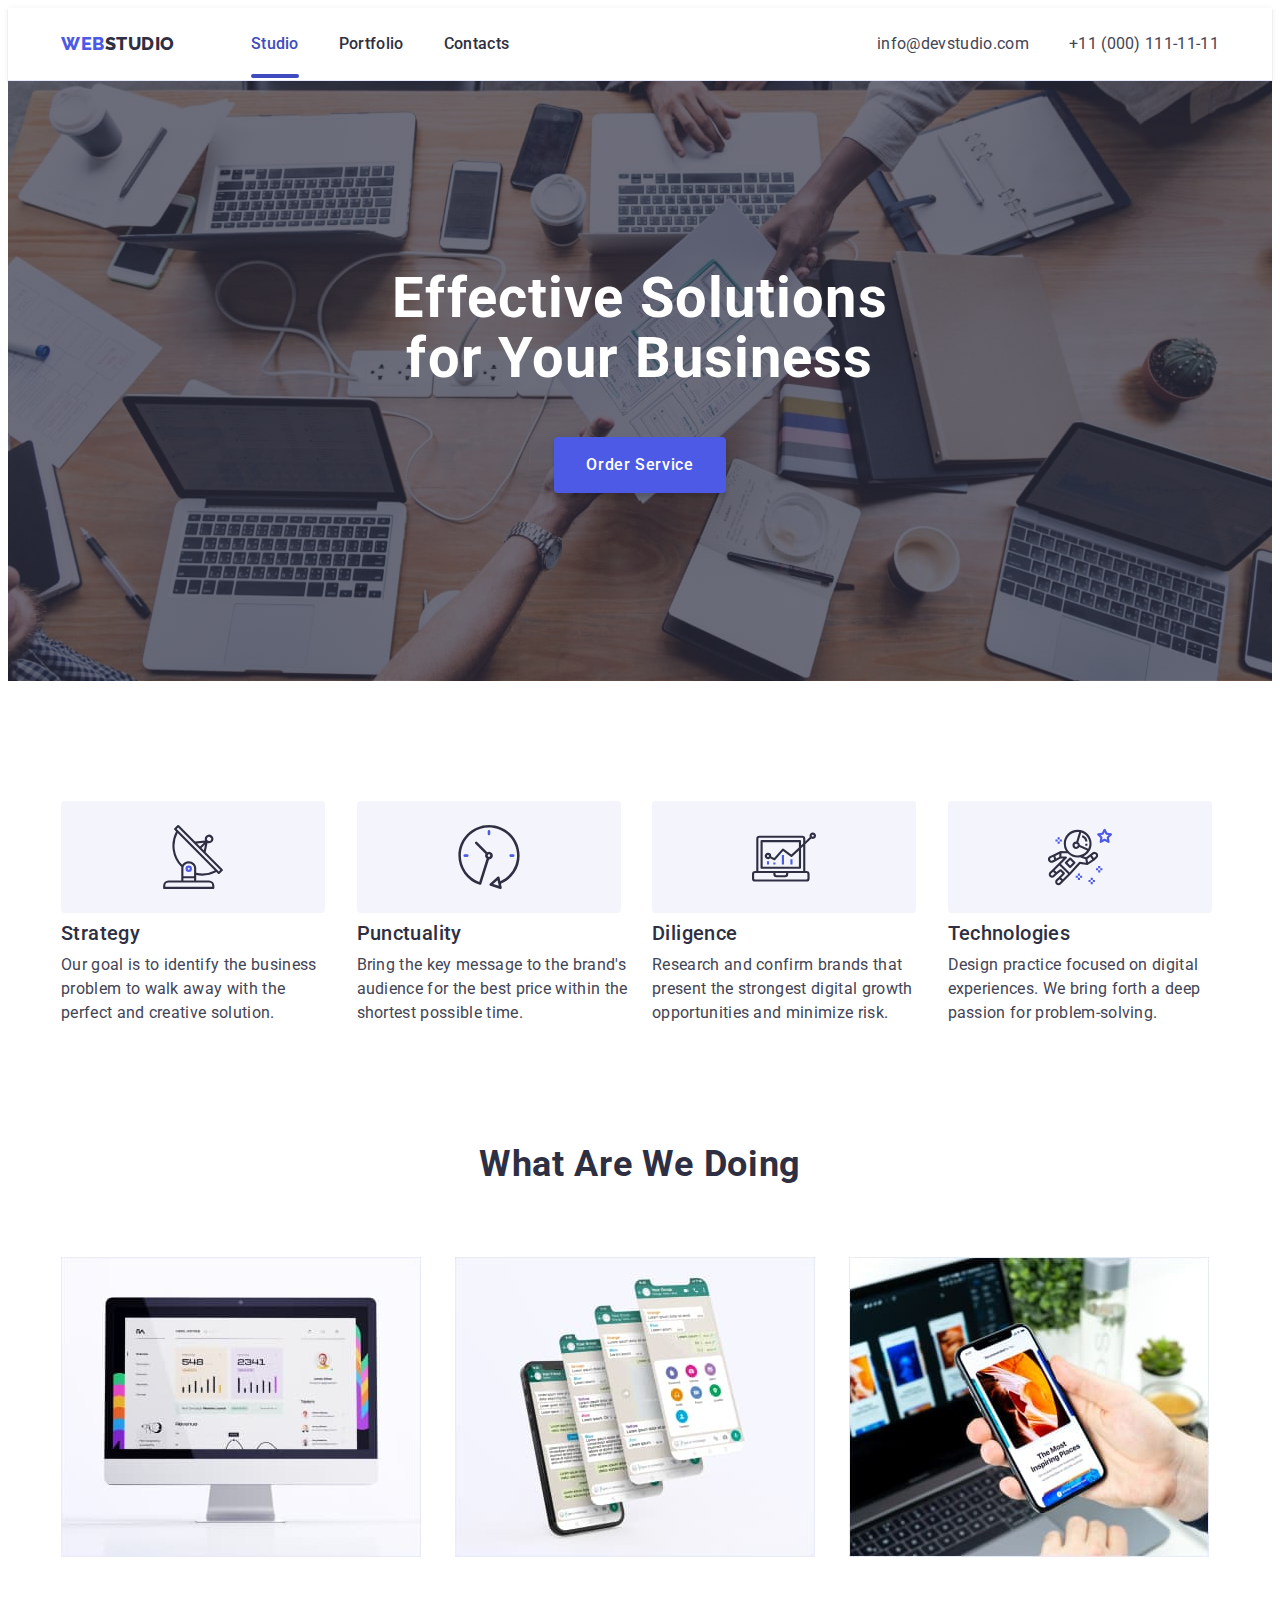
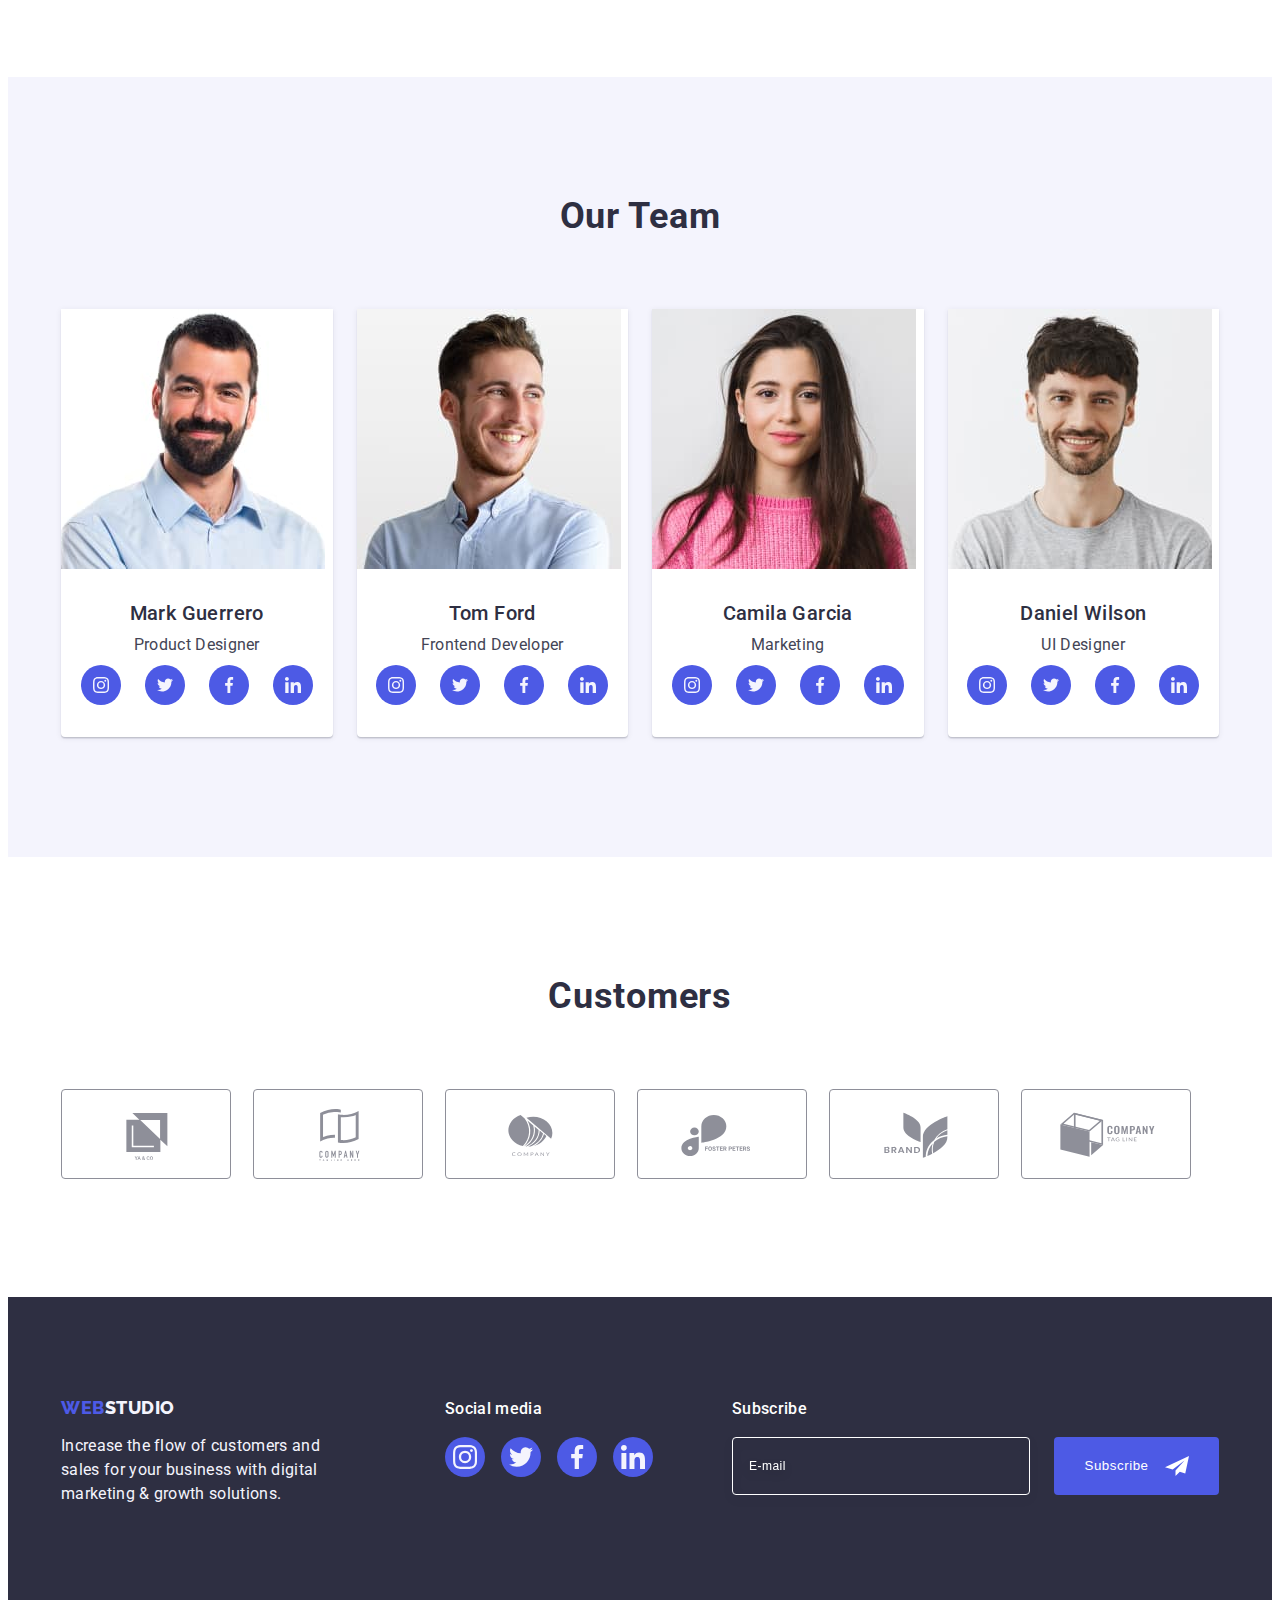
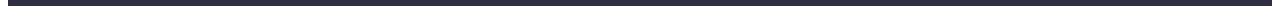
<file: index.html>
<!DOCTYPE html>
<html lang="en">
  <head>
    <meta charset="UTF-8" />
    <meta http-equiv="X-UA-Compatible" content="IE=edge" />
    <meta name="viewport" content="width=device-width, initial-scale=1.0" />
    <link rel="preconnect" href="https://fonts.googleapis.com" />
    <link rel="preconnect" href="https://fonts.gstatic.com" crossorigin />
    <link
      href="https://fonts.googleapis.com/css2?family=Raleway:wght@800&family=Roboto:wght@400;500;700;900&display=swap"
      rel="stylesheet"
    />
    <title>WebStudio</title>
    <link
      rel="stylesheet"
      href="https://cdnjs.cloudflare.com/ajax/libs/modern-normalize/2.0.0/modern-normalize.min.css"
      integrity="sha512-4xo8blKMVCiXpTaLzQSLSw3KFOVPWhm/TRtuPVc4WG6kUgjH6J03IBuG7JZPkcWMxJ5huwaBpOpnwYElP/m6wg=="
      crossorigin="anonymous"
      referrerpolicy="no-referrer"
    />
    <link rel="stylesheet" href="./css/styles.css" />
  </head>
  <body>
    <header class="header">
      <div class="container header-container">
        <nav class="header-nav">
          <a href="./index.html" class="logo link"
            >Web<span class="header-logo">Studio</span></a
          >
          <ul class="header-list list">
            <li class="header-list-item">
              <a class="header-list-link link current blue" href="./index.html"
                >Studio</a
              >
            </li>
            <li class="header-list-item">
              <a class="header-list-link link" href="./portfolio.html"
                >Portfolio</a
              >
            </li>
            <li class="header-list-item">
              <a class="header-list-link link" href="">Contacts</a>
            </li>
          </ul>
        </nav>
        <address class="header-address">
          <ul class="header-address-list list">
            <li class="header-address-item">
              <a
                class="header-address-link link"
                href="mailto:info@devstudio.com"
                >info@devstudio.com</a
              >
            </li>
            <li class="header-address-item">
              <a class="header-address-link link" href="tel:+110001111111"
                >+11 (000) 111-11-11</a
              >
            </li>
          </ul>
        </address>
      </div>
    </header>
    <main class="main">
      <section class="main-hero">
        <div class="container hero-container">
          <h1 class="main-header">Effective Solutions for Your Business</h1>
          <button class="main-button" type="button" data-modal-open>
            Order Service
          </button>
        </div>
      </section>
      <section class="privilages">
        <div class="container privilages-container">
          <h2 class="visually-hidden">Our privilages</h2>
          <ul class="privilages-list list">
            <li class="privilages-item">
              <div class="icon-container">
                <svg class="customers-icon" width="64" height="64">
                  <use href="./images/icons.svg#icon-antenna"></use>
                </svg>
              </div>
              <h3 class="main-section-subheader">Strategy</h3>
              <p class="main-text">
                Our goal is to identify the business problem to walk away with
                the perfect and creative solution.
              </p>
            </li>
            <li class="privilages-item">
              <div class="icon-container">
                <svg class="customers-icon" width="64" height="64">
                  <use href="./images/icons.svg#icon-clock"></use>
                </svg>
              </div>
              <h3 class="main-section-subheader">Punctuality</h3>
              <p class="main-text">
                Bring the key message to the brand's audience for the best price
                within the shortest possible time.
              </p>
            </li>
            <li class="privilages-item">
              <div class="icon-container">
                <svg class="customers-icon" width="64" height="64">
                  <use href="./images/icons.svg#icon-diagram"></use>
                </svg>
              </div>
              <h3 class="main-section-subheader">Diligence</h3>
              <p class="main-text">
                Research and confirm brands that present the strongest digital
                growth opportunities and minimize risk.
              </p>
            </li>
            <li class="privilages-item">
              <div class="icon-container">
                <svg class="customers-icon" width="64" height="64">
                  <use href="./images/icons.svg#icon-astronaut"></use>
                </svg>
              </div>
              <h3 class="main-section-subheader">Technologies</h3>
              <p class="main-text">
                Design practice focused on digital experiences. We bring forth a
                deep passion for problem-solving.
              </p>
            </li>
          </ul>
        </div>
      </section>
      <section class="activities">
        <div class="container activities-container">
          <h2 class="main-section-header">What are we doing</h2>
          <ul class="activities-list list">
            <li class="activities-item">
              <img
                src="./images/img-1.jpg"
                alt="Open PC monitor."
                width="360"
                height="300"
              />
            </li>
            <li class="activities-item">
              <img
                src="./images/img-2.jpg"
                alt="Open mobile app on the phone."
                width="360"
                height="300"
              />
            </li>
            <li class="activities-item">
              <img
                src="./images/img-3.jpg"
                alt="Open adapted website on the mobile phone."
                width="360"
                height="300"
              />
            </li>
          </ul>
        </div>
      </section>
      <section class="team">
        <div class="container team-container">
          <h2 class="main-section-header">Our Team</h2>
          <ul class="team-list list">
            <li class="team-item">
              <img
                src="./images/photo-1.jpg"
                alt="Mark Guerrero photo"
                width="264"
                height="260"
              />
              <div class="team-card">
                <h3 class="team-subheader">Mark Guerrero</h3>
                <p class="team-text">Product Designer</p>
                <ul class="team-soc-list list">
                  <li class="team-soc-item">
                    <a class="team-soc-link" href="">
                      <svg class="team-soc-icon" width="16" height="16">
                        <use href="./images/icons.svg#icon-instagram"></use>
                      </svg>
                    </a>
                  </li>
                  <li class="team-soc-item">
                    <a class="team-soc-link" href="">
                      <svg class="team-soc-icon" width="16" height="16">
                        <use href="./images/icons.svg#icon-twitter"></use>
                      </svg>
                    </a>
                  </li>
                  <li class="team-soc-item">
                    <a class="team-soc-link" href="">
                      <svg class="team-soc-icon" width="16" height="16">
                        <use href="./images/icons.svg#icon-facebook"></use>
                      </svg>
                    </a>
                  </li>
                  <li class="team-soc-item">
                    <a class="team-soc-link" href="">
                      <svg class="team-soc-icon" width="16" height="16">
                        <use href="./images/icons.svg#icon-linkedin"></use>
                      </svg>
                    </a>
                  </li>
                </ul>
              </div>
            </li>
            <li class="team-item">
              <img
                src="./images/photo-2.jpg"
                alt="Tom Ford photo"
                width="264"
                height="260"
              />
              <div class="team-card">
                <h3 class="team-subheader">Tom Ford</h3>
                <p class="team-text">Frontend Developer</p>
                <ul class="team-soc-list list">
                  <li class="team-soc-item">
                    <a class="team-soc-link" href="">
                      <svg class="team-soc-icon" width="16" height="16">
                        <use href="./images/icons.svg#icon-instagram"></use>
                      </svg>
                    </a>
                  </li>
                  <li class="team-soc-item">
                    <a class="team-soc-link" href="">
                      <svg class="team-soc-icon" width="16" height="16">
                        <use href="./images/icons.svg#icon-twitter"></use>
                      </svg>
                    </a>
                  </li>
                  <li class="team-soc-item">
                    <a class="team-soc-link" href="">
                      <svg class="team-soc-icon" width="16" height="16">
                        <use href="./images/icons.svg#icon-facebook"></use>
                      </svg>
                    </a>
                  </li>
                  <li class="team-soc-item">
                    <a class="team-soc-link" href="">
                      <svg class="team-soc-icon" width="16" height="16">
                        <use href="./images/icons.svg#icon-linkedin"></use>
                      </svg>
                    </a>
                  </li>
                </ul>
              </div>
            </li>
            <li class="team-item">
              <img
                src="./images/photo-3.jpg"
                alt="Camila Garcia photo"
                width="264"
                height="260"
              />
              <div class="team-card">
                <h3 class="team-subheader">Camila Garcia</h3>
                <p class="team-text">Marketing</p>
                <ul class="team-soc-list list">
                  <li class="team-soc-item">
                    <a class="team-soc-link" href="">
                      <svg class="team-soc-icon" width="16" height="16">
                        <use href="./images/icons.svg#icon-instagram"></use>
                      </svg>
                    </a>
                  </li>
                  <li class="team-soc-item">
                    <a class="team-soc-link" href="">
                      <svg class="team-soc-icon" width="16" height="16">
                        <use href="./images/icons.svg#icon-twitter"></use>
                      </svg>
                    </a>
                  </li>
                  <li class="team-soc-item">
                    <a class="team-soc-link" href="">
                      <svg class="team-soc-icon" width="16" height="16">
                        <use href="./images/icons.svg#icon-facebook"></use>
                      </svg>
                    </a>
                  </li>
                  <li class="team-soc-item">
                    <a class="team-soc-link" href="">
                      <svg class="team-soc-icon" width="16" height="16">
                        <use href="./images/icons.svg#icon-linkedin"></use>
                      </svg>
                    </a>
                  </li>
                </ul>
              </div>
            </li>
            <li class="team-item">
              <img
                src="./images/photo-4.jpg"
                alt="Daniel Wilson"
                width="264"
                height="260"
              />
              <div class="team-card">
                <h3 class="team-subheader">Daniel Wilson</h3>
                <p class="team-text">UI Designer</p>
                <ul class="team-soc-list list">
                  <li class="team-soc-item">
                    <a class="team-soc-link" href="">
                      <svg class="team-soc-icon" width="16" height="16">
                        <use href="./images/icons.svg#icon-instagram"></use>
                      </svg>
                    </a>
                  </li>
                  <li class="team-soc-item">
                    <a class="team-soc-link" href="">
                      <svg class="team-soc-icon" width="16" height="16">
                        <use href="./images/icons.svg#icon-twitter"></use>
                      </svg>
                    </a>
                  </li>
                  <li class="team-soc-item">
                    <a class="team-soc-link" href="">
                      <svg class="team-soc-icon" width="16" height="16">
                        <use href="./images/icons.svg#icon-facebook"></use>
                      </svg>
                    </a>
                  </li>
                  <li class="team-soc-item">
                    <a class="team-soc-link" href="">
                      <svg class="team-soc-icon" width="16" height="16">
                        <use href="./images/icons.svg#icon-linkedin"></use>
                      </svg>
                    </a>
                  </li>
                </ul>
              </div>
            </li>
          </ul>
        </div>
      </section>
      <section class="customers">
        <div class="container customers-container">
          <h2 class="main-section-header">Customers</h2>
          <ul class="customers-list list">
            <li class="customers-item">
              <a class="customers-link" href="">
                <svg class="customers-icon" width="104" height="56">
                  <use href="./images/icons.svg#icon-Logo-1"></use>
                </svg>
              </a>
            </li>
            <li class="customers-item">
              <a class="customers-link" href="">
                <svg class="customers-icon" width="104" height="56">
                  <use href="./images/icons.svg#icon-Logo-2"></use>
                </svg>
              </a>
            </li>
            <li class="customers-item">
              <a class="customers-link" href="">
                <svg class="customers-icon" width="104" height="56">
                  <use href="./images/icons.svg#icon-Logo-3"></use>
                </svg>
              </a>
            </li>
            <li class="customers-item">
              <a class="customers-link" href="">
                <svg class="customers-icon" width="104" height="56">
                  <use href="./images/icons.svg#icon-Logo-4"></use>
                </svg>
              </a>
            </li>
            <li class="customers-item">
              <a class="customers-link" href="">
                <svg class="customers-icon" width="104" height="56">
                  <use href="./images/icons.svg#icon-Logo-5"></use>
                </svg>
              </a>
            </li>
            <li class="customers-item">
              <a class="customers-link" href="">
                <svg class="customers-icon" width="104" height="56">
                  <use href="./images/icons.svg#icon-Logo-6"></use>
                </svg>
              </a>
            </li>
          </ul>
        </div>
      </section>
    </main>

    <footer class="footer">
      <div class="container footer-container">
        <div class="footer-logo-section">
          <a class="logo-ftr link" href="./index.html"
            >Web<span class="footer-logo">Studio</span></a
          >
          <p class="footer-text">
            Increase the flow of customers and sales for your business with
            digital marketing & growth solutions.
          </p>
        </div>
        <div class="footer-soc-section">
          <p class="footer-soc-header">Social media</p>
          <ul class="footer-soc-list list">
            <li class="footer-soc-item">
              <a class="footer-soc-link" href="">
                <svg class="soc-icon" width="24" height="24">
                  <use href="./images/icons.svg#icon-instagram"></use>
                </svg>
              </a>
            </li>
            <li class="footer-soc-item">
              <a class="footer-soc-link" href="">
                <svg class="soc-icon" width="24" height="24">
                  <use href="./images/icons.svg#icon-twitter"></use>
                </svg>
              </a>
            </li>
            <li class="footer-soc-item">
              <a class="footer-soc-link" href="">
                <svg class="soc-icon" width="24" height="24">
                  <use href="./images/icons.svg#icon-facebook"></use>
                </svg>
              </a>
            </li>
            <li class="footer-soc-item">
              <a class="footer-soc-link" href=""
                ><svg class="soc-icon" width="24" height="24">
                  <use href="./images/icons.svg#icon-linkedin"></use>
                </svg>
              </a>
            </li>
          </ul>
        </div>
        <div class="footer-subscribe">
          <p class="footer-subscribe-text">Subscribe</p>
          <form class="footer-form">
            <label class="footer-email-label" for="footer-email">
              <input
                class="footer-input"
                type="email"
                name="email"
                id="footer-email"
                placeholder="E-mail"
              />
            </label>
            <button type="submit" class="subscribe-button">
              Subscribe
              <svg class="icon-telegram" width="24" height="24">
                <use href="./images/icons.svg#icon-telegram"></use>
              </svg>
            </button>
          </form>
        </div>
      </div>
    </footer>

    <div class="backdrop is-hidden" data-modal>
      <div class="modal">
        <button type="button" class="modal-button" data-modal-close>
          <svg class="modal-cross" width="8" height="8">
            <use href="./images/icons.svg#icon-cross"></use>
          </svg>
        </button>
        <p class="modal-text">Leave your contacts and we will call you back</p>
        <form class="modal-form">
          <div class="modal-wrap">
            <label for="user-name" class="label-text">Name</label>
            <div class="input-wrap">
              <input
                type="text"
                class="modal-input"
                name="user-name"
                id="user-name"
              />
              <svg class="modal-icon" width="18" height="24">
                <use href="./images/icons.svg#icon-person"></use>
              </svg>
            </div>
          </div>
          <div class="modal-wrap">
            <label for="user-tel" class="label-text">Phone</label>
            <div class="input-wrap">
              <input
                type="text"
                class="modal-input"
                name="user-tel"
                id="user-tel"
              />
              <svg class="modal-icon" width="18" height="24">
                <use href="./images/icons.svg#icon-phone"></use>
              </svg>
            </div>
          </div>
          <div class="modal-wrap">
            <label for="user-email" class="label-text">Email</label>
            <div class="input-wrap">
              <input
                type="text"
                class="modal-input"
                name="user-email"
                id="user-email"
              />
              <svg class="modal-icon" width="18" height="24">
                <use href="./images/icons.svg#icon-email"></use>
              </svg>
            </div>
          </div>
          <div class="modal-comment-wrap">
            <label for="user-comment" class="label-text">Comment</label>
            <textarea
              class="modal-textarea"
              name="user-comment"
              placeholder="Text input"
              id="user-comment"
            ></textarea>
          </div>
          <div class="modal-checkbox">
            <input
              type="checkbox"
              name="user-privacy"
              id="user-privacy"
              class="check visually-hidden"
              value="true"
            />
            <label for="user-privacy" class="check-text">
              <span class="checkmark">
                <svg class="check-icon" width="10" height="8">
                  <use href="./images/icons.svg#icon-checkmark"></use>
                </svg>
              </span>
              I accept the terms and conditions of the
              <a class="privacy-policy" href="">Privacy Policy</a></label
            >
          </div>
          <button class="modal-button-send" type="submit">Send</button>
        </form>
      </div>
    </div>
    <script src="./js/modal.js"></script>
  </body>
</html>
</file>
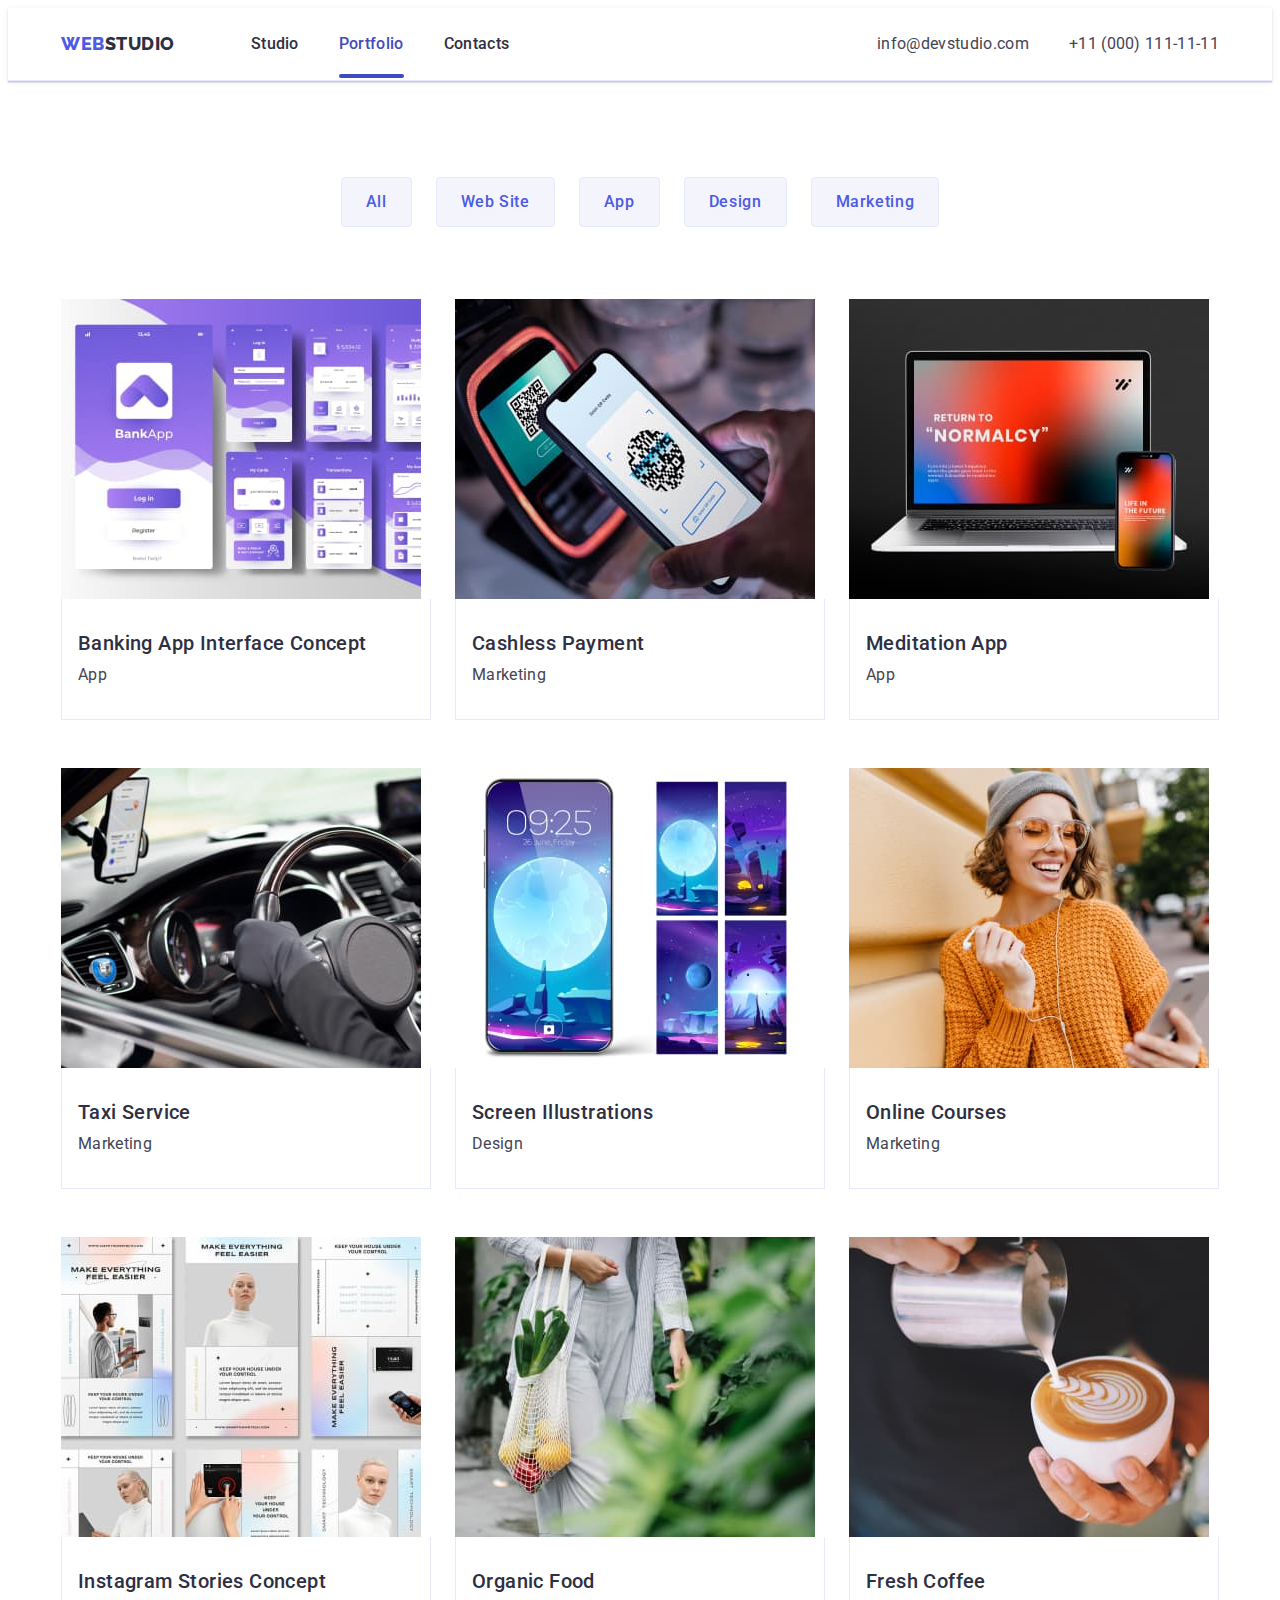
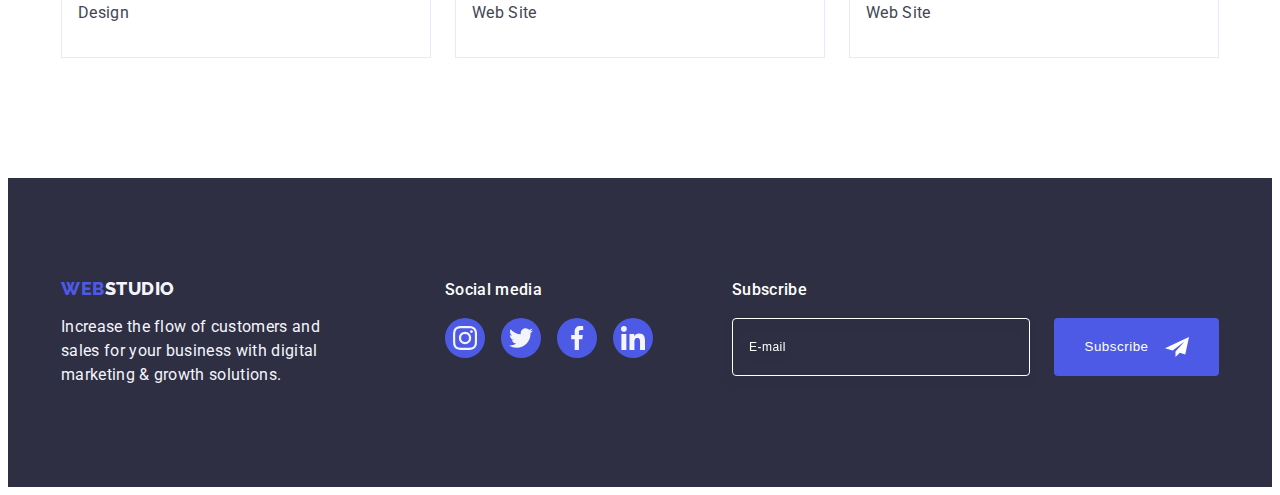
<file: portfolio.html>
<!DOCTYPE html>
<html lang="en">
  <head>
    <meta charset="UTF-8" />
    <meta http-equiv="X-UA-Compatible" content="IE=edge" />
    <meta name="viewport" content="width=device-width, initial-scale=1.0" />
    <link rel="preconnect" href="https://fonts.googleapis.com" />
    <link rel="preconnect" href="https://fonts.gstatic.com" crossorigin />
    <link
      href="https://fonts.googleapis.com/css2?family=Raleway:wght@800&family=Roboto:wght@400;500;700;900&display=swap"
      rel="stylesheet"
    />
    <title>Portfolio</title>
    <link
      rel="stylesheet"
      href="https://cdnjs.cloudflare.com/ajax/libs/modern-normalize/2.0.0/modern-normalize.min.css"
      integrity="sha512-4xo8blKMVCiXpTaLzQSLSw3KFOVPWhm/TRtuPVc4WG6kUgjH6J03IBuG7JZPkcWMxJ5huwaBpOpnwYElP/m6wg=="
      crossorigin="anonymous"
      referrerpolicy="no-referrer"
    />
    <link rel="stylesheet" href="./css/styles.css" />
  </head>
  <body>
    <header class="header">
      <div class="container header-container">
        <nav class="header-nav">
          <a href="./index.html" class="logo link"
            >Web<span class="header-logo">Studio</span></a
          >
          <ul class="header-list list">
            <li class="header-list-item">
              <a class="header-list-link link" href="./index.html">Studio</a>
            </li>
            <li class="header-list-item">
              <a
                class="header-list-link link current blue"
                href="./portfolio.html"
                >Portfolio</a
              >
            </li>
            <li class="header-list-item">
              <a class="header-list-link link" href="">Contacts</a>
            </li>
          </ul>
        </nav>
        <address class="header-address">
          <ul class="header-address-list list">
            <li class="header-address-item">
              <a
                class="header-address-link link"
                href="mailto:info@devstudio.com"
                >info@devstudio.com</a
              >
            </li>
            <li class="header-address-item">
              <a class="header-address-link link" href="tel:+110001111111"
                >+11 (000) 111-11-11</a
              >
            </li>
          </ul>
        </address>
      </div>
    </header>
    <main class="portfolio-main">
      <section class="portfolio">
        <div class="container portfolio-container">
          <h1 class="visually-hidden">List of services</h1>
          <ul class="portfolio-filter list">
            <li class="portfolio-filter-item">
              <button class="portfolio-filter-button" type="button">All</button>
            </li>
            <li class="portfolio-filter-item">
              <button class="portfolio-filter-button" type="button">
                Web Site
              </button>
            </li>
            <li class="portfolio-filter-item">
              <button class="portfolio-filter-button" type="button">App</button>
            </li>
            <li class="portfolio-filter-item">
              <button class="portfolio-filter-button" type="button">
                Design
              </button>
            </li>
            <li class="portfolio-filter-item">
              <button class="portfolio-filter-button" type="button">
                Marketing
              </button>
            </li>
          </ul>
          <ul class="portfolio-list list">
            <li class="portfolio-item">
              <a class="portfolio-item-link link" href="">
                <div class="portfolio-item-cover">
                  <img
                    class="portfolio-img"
                    src="./images/banking-app.jpg"
                    alt="Banking app interface."
                    width="360"
                    height="300"
                  />
                  <p class="portfolio-cover-text">
                    14 Stylish and User-Friendly App Design Concepts · Task
                    Manager App · Calorie Tracker App · Exotic Fruit Ecommerce
                    App · Cloud Storage App
                  </p>
                </div>
                <div class="app-name">
                  <h2 class="portfolio-subheader">
                    Banking App Interface Concept
                  </h2>
                  <p class="portfolio-text">App</p>
                </div>
              </a>
            </li>
            <li class="portfolio-item">
              <a class="portfolio-item-link link" href="">
                <div class="portfolio-item-cover">
                  <img
                    src="./images/cashless-payment.jpg"
                    alt="Cashless payment using a cellphone."
                    width="360"
                    height="300"
                  />
                  <p class="portfolio-cover-text">
                    14 Stylish and User-Friendly App Design Concepts · Task
                    Manager App · Calorie Tracker App · Exotic Fruit Ecommerce
                    App · Cloud Storage App
                  </p>
                </div>
                <div class="app-name">
                  <h2 class="portfolio-subheader">Cashless Payment</h2>
                  <p class="portfolio-text">Marketing</p>
                </div>
              </a>
            </li>
            <li class="portfolio-item">
              <a class="portfolio-item-link link" href="">
                <div class="portfolio-item-cover">
                  <img
                    src="./images/meditation-app.jpg"
                    alt="PC screen and cellphone screen."
                    width="360"
                    height="300"
                  />
                  <p class="portfolio-cover-text">
                    14 Stylish and User-Friendly App Design Concepts · Task
                    Manager App · Calorie Tracker App · Exotic Fruit Ecommerce
                    App · Cloud Storage App
                  </p>
                </div>
                <div class="app-name">
                  <h2 class="portfolio-subheader">Meditation App</h2>
                  <p class="portfolio-text">App</p>
                </div>
              </a>
            </li>
            <li class="portfolio-item">
              <a class="portfolio-item-link link" href="">
                <div class="portfolio-item-cover">
                  <img
                    src="./images/taxi-service.jpg"
                    alt="A steering wheel of the car."
                    width="360"
                    height="300"
                  />
                  <p class="portfolio-cover-text">
                    14 Stylish and User-Friendly App Design Concepts · Task
                    Manager App · Calorie Tracker App · Exotic Fruit Ecommerce
                    App · Cloud Storage App
                  </p>
                </div>
                <div class="app-name">
                  <h2 class="portfolio-subheader">Taxi Service</h2>
                  <p class="portfolio-text">Marketing</p>
                </div>
              </a>
            </li>
            <li class="portfolio-item">
              <a class="portfolio-item-link link" href="">
                <div class="portfolio-item-cover">
                  <img
                    src="./images/screen-illustrations.jpg"
                    alt="Cellphone with different options of wallpapers."
                    width="360"
                    height="300"
                  />
                  <p class="portfolio-cover-text">
                    14 Stylish and User-Friendly App Design Concepts · Task
                    Manager App · Calorie Tracker App · Exotic Fruit Ecommerce
                    App · Cloud Storage App
                  </p>
                </div>
                <div class="app-name">
                  <h2 class="portfolio-subheader">Screen Illustrations</h2>
                  <p class="portfolio-text">Design</p>
                </div>
              </a>
            </li>
            <li class="portfolio-item">
              <a class="portfolio-item-link link" href="">
                <div class="portfolio-item-cover">
                  <img
                    src="./images/online-courses.jpg"
                    alt="A young woman with the cellphone."
                    width="360"
                    height="300"
                  />
                  <p class="portfolio-cover-text">
                    14 Stylish and User-Friendly App Design Concepts · Task
                    Manager App · Calorie Tracker App · Exotic Fruit Ecommerce
                    App · Cloud Storage App
                  </p>
                </div>
                <div class="app-name">
                  <h2 class="portfolio-subheader">Online Courses</h2>
                  <p class="portfolio-text">Marketing</p>
                </div>
              </a>
            </li>
            <li class="portfolio-item">
              <a class="portfolio-item-link link" href="">
                <div class="portfolio-item-cover">
                  <img
                    src="./images/instagram-stories.jpg"
                    alt="Screenshots of stories."
                    width="360"
                    height="300"
                  />
                  <p class="portfolio-cover-text">
                    14 Stylish and User-Friendly App Design Concepts · Task
                    Manager App · Calorie Tracker App · Exotic Fruit Ecommerce
                    App · Cloud Storage App
                  </p>
                </div>
                <div class="app-name">
                  <h2 class="portfolio-subheader">Instagram Stories Concept</h2>
                  <p class="portfolio-text">Design</p>
                </div>
              </a>
            </li>
            <li class="portfolio-item">
              <a class="portfolio-item-link link" href="">
                <div class="portfolio-item-cover">
                  <img
                    class="portfolio-img"
                    src="./images/organic-food.jpg"
                    alt="A woman carrying some fruit."
                    width="360"
                    height="300"
                  />
                  <p class="portfolio-cover-text">
                    14 Stylish and User-Friendly App Design Concepts · Task
                    Manager App · Calorie Tracker App · Exotic Fruit Ecommerce
                    App · Cloud Storage App
                  </p>
                </div>
                <div class="app-name">
                  <h2 class="portfolio-subheader">Organic Food</h2>
                  <p class="portfolio-text">Web Site</p>
                </div>
              </a>
            </li>
            <li class="portfolio-item">
              <a class="portfolio-item-link link" href="">
                <div class="portfolio-item-cover">
                  <img
                    src="./images/fresh-coffee.jpg"
                    alt="A cup of coffee with milk."
                    width="360"
                    height="300"
                  />
                  <p class="portfolio-cover-text">
                    14 Stylish and User-Friendly App Design Concepts · Task
                    Manager App · Calorie Tracker App · Exotic Fruit Ecommerce
                    App · Cloud Storage App
                  </p>
                </div>
                <div class="app-name">
                  <h2 class="portfolio-subheader">Fresh Coffee</h2>
                  <p class="portfolio-text">Web Site</p>
                </div>
              </a>
            </li>
          </ul>
        </div>
      </section>
    </main>

    <footer class="footer">
      <div class="container footer-container">
        <div class="footer-logo-section">
          <a class="logo-ftr link" href="./index.html"
            >Web<span class="footer-logo">Studio</span></a
          >
          <p class="footer-text">
            Increase the flow of customers and sales for your business with
            digital marketing & growth solutions.
          </p>
        </div>
        <div class="footer-soc-section">
          <p class="footer-soc-header">Social media</p>
          <ul class="footer-soc-list list">
            <li class="footer-soc-item">
              <a class="footer-soc-link" href="">
                <svg class="soc-icon" width="24" height="24">
                  <use href="./images/icons.svg#icon-instagram"></use>
                </svg>
              </a>
            </li>
            <li class="footer-soc-item">
              <a class="footer-soc-link" href="">
                <svg class="soc-icon" width="24" height="24">
                  <use href="./images/icons.svg#icon-twitter"></use>
                </svg>
              </a>
            </li>
            <li class="footer-soc-item">
              <a class="footer-soc-link" href="">
                <svg class="soc-icon" width="24" height="24">
                  <use href="./images/icons.svg#icon-facebook"></use>
                </svg>
              </a>
            </li>
            <li class="footer-soc-item">
              <a class="footer-soc-link" href=""
                ><svg class="soc-icon" width="24" height="24">
                  <use href="./images/icons.svg#icon-linkedin"></use>
                </svg>
              </a>
            </li>
          </ul>
        </div>
        <div class="footer-subscribe">
          <p class="footer-subscribe-text">Subscribe</p>
          <form class="footer-form">
            <label class="footer-email-label" for="footer-email">
              <input
                class="footer-input"
                type="email"
                name="email"
                id="footer-email"
                placeholder="E-mail"
              />
            </label>
            <button type="submit" class="subscribe-button">
              Subscribe
              <svg class="icon-telegram" width="24" height="24">
                <use href="./images/icons.svg#icon-telegram"></use>
              </svg>
            </button>
          </form>
        </div>
      </div>
    </footer>
  </body>
</html>
</file>
<file: css/styles.css>
:root {
  --title-color: #2e2f42;
  --text-color: #434455;
  --main-white: #ffffff;
  --logo-color: #4d5ae5;
  --light-background: #e5e5e5;
  --light-blue-background: #f4f4fd;
  --focus-color: #404bbf;
  --border-color: #e7e9fc;
  --light-green-background: #31d0aa;
  --border-gray: #8e8f99;
  --modal-background: #fcfcfc;
  --button-shadow: rgba(0, 0, 0, 0.15);
  --transition: 250ms cubic-bezier(0.4, 0, 0.2, 1);
}

body {
  font-family: "Roboto", sans-serif;
  font-size: 16px;
  color: var(--text-color);
  background-color: var(--main-white);
}

p,
h1,
h2,
h3,
h4,
h5,
h6 {
  margin-bottom: 0;
  margin-top: 0;
}
ul {
  margin-bottom: 0;
  margin-top: 0;
  padding-left: 0;
}
img {
  display: block;
}
.link {
  text-decoration: none;
}

.list {
  list-style-type: none;
}

.visually-hidden {
  position: absolute;
  width: 1px;
  height: 1px;
  margin: -1px;
  border: 0;
  padding: 0;
  white-space: nowrap;
  clip-path: inset(100%);
  clip: rect(0 0 0 0);
  overflow: hidden;
}

.container {
  width: 100%;
  max-width: 1158px;
  padding-left: 15px;
  padding-right: 15px;
  margin: 0 auto;
}

.logo {
  font-family: "Raleway", sans-serif;
  font-weight: 800;
  font-size: 18px;
  line-height: 1.17;
  letter-spacing: 0.03em;
  color: var(--logo-color);
  text-transform: uppercase;
  margin-right: 76px;
  display: inline-block;
}

.header {
  border-bottom: 1px solid var(--border-color);
  background-color: var(--main-white);
  box-shadow: 0px 2px 1px rgba(46, 47, 66, 0.08),
    0px 1px 1px rgba(46, 47, 66, 0.16), 0px 1px 6px rgba(46, 47, 66, 0.08);
}

.header-container {
  display: flex;
  justify-content: space-between;
}

.header-nav {
  display: flex;
  justify-content: space-between;
  align-items: center;
}

.header-list {
  display: flex;
  gap: 40px;
  flex-grow: 1;
}

.header-list-link {
  padding: 24px 0;
}

.header-address {
  display: flex;
  margin-left: 0;
}

.header-address-list {
  display: flex;
  margin-left: 0;
  gap: 40px;
}

.header-address-item {
  padding: 24px 0;
}

.header-logo {
  color: var(--title-color);
}

.footer-logo {
  color: var(--light-blue-background);
}

.current {
  position: relative;
}

.current::after {
  content: "";
  position: absolute;
  background-color: var(--focus-color);
  border-radius: 2px;
  width: 100%;
  height: 4px;
  left: 0;
  bottom: -1px;
}
.header-list-link {
  font-weight: 500;
  line-height: 1.5;
  letter-spacing: 0.02em;
  color: #2e2f42;
  transition: color var(--transition);
}

.header-list-link:hover,
.header-list-link:focus {
  color: var(--focus-color);
}
.blue {
  color: var(--focus-color);
}
.header-address {
  font-style: normal;
}

.header-address-link {
  line-height: 1.5;
  letter-spacing: 0.02em;
  color: inherit;
  transition: color var(--transition);
}

.header-address-link:hover,
.header-address-link:focus {
  color: var(--focus-color);
}

.main-hero {
  padding: 188px 0;
  background: var(--title-color);
  background-image: linear-gradient(
      rgba(46, 47, 66, 0.7),
      rgba(46, 47, 66, 0.7)
    ),
    url(../images/hero-picture.jpg);
  background-repeat: no-repeat;
  background-position: center;
  margin: 0 auto;
  max-width: 1440px;
  background-size: cover;
}

.main-header {
  text-align: center;
  font-weight: 700;
  font-size: 56px;
  line-height: 1.07;
  letter-spacing: 0.02em;
  color: var(--main-white);
  max-width: 496px;
  margin-bottom: 48px;
  text-align: center;
  margin-left: auto;
  margin-right: auto;
  margin-bottom: 48px;
}

.main-button {
  font-family: inherit;
  font-size: 16px;
  font-weight: 500;
  line-height: 1.5;
  color: var(--main-white);
  background: var(--logo-color);
  cursor: pointer;
  min-width: 169px;
  box-shadow: 0px 4px 4px var(--button-shadow);
  border-radius: 4px;
  border: none;
  padding: 16px 32px;
  letter-spacing: 0.04em;
  margin: 0 auto;
  display: block;
  transition: background-color var(--transition);
}

.main-button:hover,
.main-button:focus {
  background-color: var(--focus-color);
}

.privilages {
  padding: 120px 0;
}

.privilages-list {
  display: flex;
  gap: 24px;
}

.privilages-item {
  width: calc((100% - 72px) / 4);
}
.icon-container {
  width: 264px;
  height: 112px;
  background-color: var(--light-blue-background);
  border-radius: 4px;
  display: flex;
  align-items: center;
  justify-content: center;
  margin-bottom: 8px;
}
.main-section-subheader {
  font-weight: 500;
  font-size: 20px;
  line-height: 1.2;
  letter-spacing: 0.02em;
  color: var(--title-color);
  margin-bottom: 8px;
}

.main-text {
  line-height: 1.5;
  letter-spacing: 0.02em;
  color: var(--text-color);
}

.main-section-header {
  font-weight: 700;
  font-size: 36px;
  line-height: 1.11;
  letter-spacing: 0.02em;
  text-align: center;
  text-transform: capitalize;
  color: var(--title-color);
  margin-bottom: 72px;
}

.activities {
  padding-bottom: 120px;
}

.activities-list {
  display: flex;
  gap: 24px;
}

.activities-item {
  width: calc((100% - 48px) / 3);
}

.team {
  background: var(--light-blue-background);
  padding: 120px 0;
}

.team-list {
  display: flex;
  gap: 24px;
}

.team-item {
  background-color: var(--main-white);
  width: calc((100% - 72px) / 4);
  border-radius: 0px 0px 4px 4px;
  box-shadow: 0px 1px 6px rgba(46, 47, 66, 0.08),
    0px 1px 1px rgba(46, 47, 66, 0.16), 0px 2px 1px rgba(46, 47, 66, 0.08);
}

.team-card {
  padding: 32px 0;
}

.team-subheader {
  font-weight: 500;
  font-size: 20px;
  line-height: 1.2;
  letter-spacing: 0.02em;
  color: var(--title-color);
  text-align: center;
  margin-bottom: 8px;
}
.team-text {
  line-height: 1.5;
  letter-spacing: 0.02em;
  color: var(--text-color);
  text-align: center;
  margin-bottom: 8px;
}
.team-soc-list {
  display: flex;
  justify-content: center;
  gap: 24px;
}
.team-soc-item {
  width: 40px;
  height: 40px;
}
.team-soc-link {
  background-color: var(--logo-color);
  width: 100%;
  height: 100%;
  border-radius: 50%;
  display: flex;
  align-items: center;
  justify-content: center;
  transition: background-color var(--transition);
  color: var(--light-blue-background);
}
.team-soc-link:hover,
.team-soc-link:focus {
  background-color: var(--focus-color);
}
.team-soc-icon {
  fill: currentColor;
}

.customers {
  padding: 120px 0;
}

.customers-list {
  display: flex;
  gap: 24px;
}

.customers-item {
  width: 168px;
  height: 88px;
}
.customers-link {
  width: 100%;
  height: 100%;
  border: 1px solid var(--border-gray);
  color: var(--border-gray);
  border-radius: 4px;
  display: flex;
  align-items: center;
  justify-content: center;
  transition: border-color var(--transition), color var(--transition);
}
.customers-icon {
  fill: currentColor;
}
.customers-link:hover,
.customers-link:focus {
  color: var(--focus-color);
  border-color: var(--focus-color);
}
.footer {
  padding: 100px 0;
  background: var(--title-color);
}
.footer-container {
  display: flex;
  align-items: baseline;
}
.footer-logo-section {
  margin-right: 120px;
}
.footer-text {
  max-width: 264px;
  line-height: 1.5;
  letter-spacing: 0.02em;
  color: var(--light-blue-background);
}

.logo-ftr {
  font-family: "Raleway", sans-serif;
  font-weight: 800;
  font-size: 18px;
  line-height: 1.17;
  letter-spacing: 0.03em;
  color: var(--logo-color);
  text-transform: uppercase;
  margin-right: 76px;
  display: inline-block;
  margin-bottom: 16px;
}

.footer-soc-header {
  font-weight: 500;
  line-height: 1.5;
  letter-spacing: 0.02em;
  color: var(--main-white);
  margin-bottom: 16px;
}
.footer-soc-list {
  display: flex;
  gap: 16px;
}

.footer-soc-item {
  width: 40px;
  height: 40px;
}
.footer-soc-link {
  background-color: var(--logo-color);
  width: 100%;
  height: 100%;
  border-radius: 50%;
  display: flex;
  align-items: center;
  justify-content: center;
  transition: background-color var(--transition);
  color: var(--light-blue-background);
}
.footer-soc-link:hover,
.footer-soc-link:focus {
  background-color: var(--light-green-background);
}
.soc-icon {
  fill: currentColor;
}
.footer-subscribe {
  margin-left: auto;
}
.footer-subscribe-text {
  font-weight: 500;
  line-height: 1.5;
  letter-spacing: 0.02em;
  color: var(--main-white);
  margin-bottom: 16px;
}
.footer-form {
  display: flex;
  gap: 24px;
}

.footer-input {
  font-size: 12px;
  line-height: 1.5;
  letter-spacing: 0.04em;
  border: 1px solid #ffffff;
  filter: drop-shadow(0px 4px 4px rgba(0, 0, 0, 0.15));
  border-radius: 4px;
  background-color: transparent;
  padding: 8px 16px;
  color: var(--main-white);
  width: 264px;
  height: 40px;
}
.footer-input::placeholder {
  font-size: 12px;
  line-height: 2;
  letter-spacing: 0.04em;
  color: var(--main-white);
}
.subscribe-button {
  font-weight: 500;
  line-height: 1.5;
  letter-spacing: 0.04em;
  color: var(--main-white);
  background-color: var(--logo-color);
  padding: 8px 24px;
  border: none;
  border-radius: 4px;
  display: flex;
  cursor: pointer;
  justify-content: center;
  align-items: center;
  min-width: 165px;
  transition: background-color var(--transition), box-shadow var(--transition);
}
.subscribe-button:hover,
.subscribe-button:focus {
  background-color: var(--focus-color);
  box-shadow: 0px 3px 1px rgba(0, 0, 0, 0.1), 0px 2px 1px rgba(0, 0, 0, 0.08),
    0px 2px 2px rgba(0, 0, 0, 0.12);
}
.icon-telegram {
  fill: var(--main-white);
  margin-left: 16px;
}

.subscribe-button:hover,
.subscribe-button:focus {
  background-color: var(--focus-color);
}

.portfolio {
  display: flex;
  flex-wrap: wrap;
  justify-content: center;
  padding-top: 96px;
  padding-bottom: 120px;
}
.portfolio-filter {
  display: flex;
  gap: 24px;
  justify-content: center;
  margin-bottom: 72px;
}

.portfolio-filter-button {
  font-family: inherit;
  font-size: 16px;
  font-weight: 500;
  line-height: 1.5;
  color: var(--logo-color);
  background: var(--light-blue-background);
  cursor: pointer;
  letter-spacing: 0.04em;
  align-content: center;
  padding: 12px 24px;
  border-radius: 4px;
  border: 1px solid var(--border-color);
  transition: color var(--transition), background-color var(--transition),
    border-color var(--transition), box-shadow var(--transition);
}

.portfolio-filter-button:hover,
.portfolio-filter-button:focus {
  background-color: var(--focus-color);
  color: var(--main-white);
  border: 1px solid transparent;
  box-shadow: 0px 3px 1px rgba(0, 0, 0, 0.1), 0px 2px 1px rgba(0, 0, 0, 0.08),
    0px 2px 2px rgba(0, 0, 0, 0.12);
}

.portfolio-list {
  display: flex;
  flex-wrap: wrap;
  row-gap: 48px;
  column-gap: 24px;
}
.portfolio-item-link {
  transition: box-shadow var(--transition);
  display: block;
}

.portfolio-item {
  width: calc((100% - 48px) / 3);
  background: var(--main-white);
}

.portfolio-item-link:hover,
.portfolio-item-link:focus {
  box-shadow: 0px 1px 6px rgba(46, 47, 66, 0.08),
    0px 1px 1px rgba(46, 47, 66, 0.16), 0px 2px 1px rgba(46, 47, 66, 0.08);
}

.portfolio-item-cover {
  position: relative;
  overflow: hidden;
}

.portfolio-cover-text {
  line-height: 1.5;
  letter-spacing: 0.02em;
  color: var(--light-blue-background);
  top: 0px;
  position: absolute;
  padding: 40px 32px;
  background-color: var(--logo-color);
  transform: translateY(100%);
  transition: transform var(--transition);
  width: 100%;
  height: 100%;
}

.portfolio-item-link:hover .portfolio-cover-text,
.portfolio-item-link:focus .portfolio-cover-text {
  transform: translateY(0%);
}

.app-name {
  padding: 32px 16px;
  border: 1px solid var(--border-color);
  border-top: none;
}

.portfolio-subheader {
  font-weight: 500;
  font-size: 20px;
  line-height: 1.2;
  letter-spacing: 0.02em;
  color: var(--title-color);
  margin-bottom: 8px;
}
.portfolio-text {
  line-height: 1.5;
  letter-spacing: 0.02em;
  color: var(--text-color);
}
.backdrop {
  width: 100%;
  height: 100%;
  top: 0;
  position: fixed;
  background: rgba(46, 47, 66, 0.4);
  transition: opacity var(--transition), visibility var(--transition);
}
.backdrop.is-hidden .modal {
  transform: translate(-50%, -50%) scale(0);
}
.modal {
  position: absolute;
  padding: 72px 24px 24px;
  transform: translate(-50%, -50%) scale(1);
  transition: transform var(--transition);
  left: 50%;
  top: 50%;
  width: 408px;
  min-height: 584px;
  background: var(--modal-background);
  box-shadow: 0px 1px 1px rgba(0, 0, 0, 0.14), 0px 1px 3px rgba(0, 0, 0, 0.12),
    0px 2px 1px rgba(0, 0, 0, 0.2);
  border-radius: 4px;
}
.modal-button {
  display: flex;
  align-items: center;
  justify-content: center;
  width: 24px;
  height: 24px;
  background-color: var(--border-color);
  border: 1px solid rgba(0, 0, 0, 0.1);
  border-radius: 50%;
  position: absolute;
  cursor: pointer;
  padding: 0;
  top: 24px;
  right: 24px;
  transition: background-color var(--transition), border var(--transition);
}
.modal-cross {
  transition: fill var(--transition);
}
.modal-button:focus,
.modal-button:hover {
  background-color: var(--focus-color);
  border: none;
  fill: var(--main-white);
}
.is-hidden {
  visibility: hidden;
  opacity: 0;
  pointer-events: none;
}
.modal-wrap {
  margin-bottom: 8px;
}
.modal-text {
  font-weight: 500;
  line-height: 1.5;
  text-align: center;
  letter-spacing: 0.02em;
  color: var(--title-color);
  margin-bottom: 16px;
}

.modal-icon {
  fill: var(--title-color);
  position: absolute;
  left: 16px;
  top: 50%;
  transform: translateY(-50%);
  transition: fill var(--transition);
}

.modal-input {
  padding-left: 38px;
  width: 100%;
  height: 40px;
  border: 1px solid rgba(46, 47, 66, 0.4);
  border-radius: 4px;
  background-color: transparent;
  outline: transparent;
  transition: border-color var(--transition);
}
.modal-input:focus,
.modal-input:hover {
  border-color: var(--logo-color);
}
.modal-input:focus + .modal-icon {
  fill: var(--logo-color);
}
.modal-input:hover + .modal-icon {
  fill: var(--logo-color);
}
.label-text {
  font-size: 12px;
  line-height: 1.17;
  letter-spacing: 0.04em;
  color: var(--border-gray);
  display: block;
  margin-bottom: 4px;
}
.input-wrap {
  position: relative;
}
.modal-wrap {
  margin-bottom: 8px;
}
.modal-comment-wrap {
  margin-bottom: 16px;
}
.modal-textarea {
  width: 100%;
  height: 120px;
  font-size: 12px;
  line-height: 1.17;
  letter-spacing: 0.04em;
  color: rgba(46, 47, 66, 0.4);
  border: 1px solid rgba(46, 47, 66, 0.4);
  border-radius: 4px;
  padding: 8px 16px;
  resize: none;
  outline: transparent;
  background-color: transparent;
  transition: border-color var(--transition);
}
.modal-textarea:focus,
.modal-textarea:hover {
  border-color: var(--logo-color);
}
.modal-textarea::placeholder {
  font-size: 12px;
  line-height: 1.17;
  letter-spacing: 0.04em;
  color: rgba(46, 47, 66, 0.4);
  margin-left: 38px;
}
.modal-checkbox {
  margin-bottom: 24px;
}
.check-text {
  font-size: 12px;
  line-height: 1.17;
  letter-spacing: 0.04em;
  color: var(--border-gray);
  align-items: center;
  margin-top: 16px;
}

.checkmark {
  width: 16px;
  height: 16px;
  border: 1px solid rgba(46, 47, 66, 0.4);
  border-radius: 2px;
  margin-right: 8px;
  display: inline-flex;
  align-items: center;
  justify-content: center;
  fill: transparent;
  transition: background-color var(--transition), border var(--transition),
    fill var(--transition);
}
.check:checked + .check-text .checkmark {
  background-color: var(--focus-color);
  border: none;
  fill: var(--light-blue-background);
}
.privacy-policy {
  margin-left: 4px;
  color: var(--logo-color);
}

.modal-button-send {
  padding: 16px 32px;
  min-width: 169px;
  height: 56px;
  font-weight: 500;
  line-height: 1.5;
  letter-spacing: 0.04em;
  color: var(--main-white);
  background: var(--logo-color);
  box-shadow: 0px 4px 4px rgba(0, 0, 0, 0.15);
  border-radius: 4px;
  margin: 0 auto;
  display: block;
  cursor: pointer;
  border: none;
  transition: background-color var(--transition);
}
.modal-button-send:hover,
.modal-button-send:focus {
  background-color: var(--focus-color);
}
</file>
